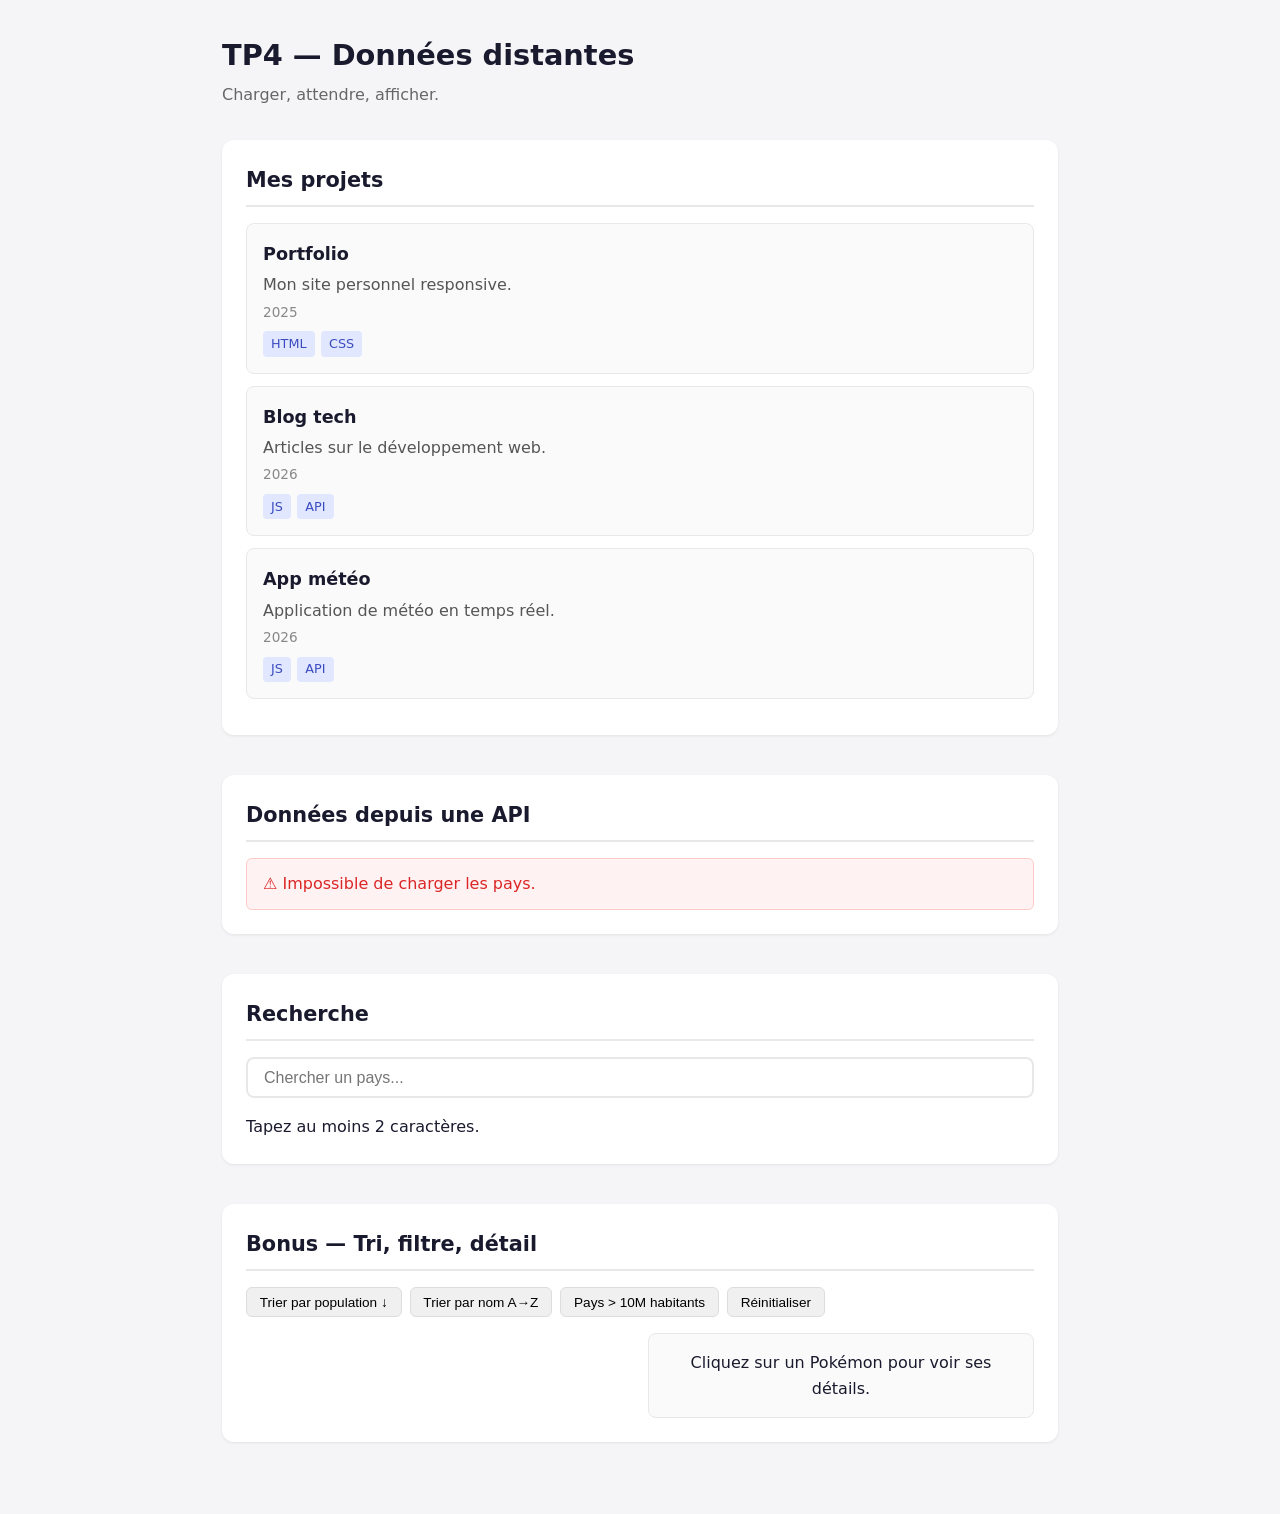
<file: TP4 Noe_FRANCOIS/index.html>
<!DOCTYPE html>
<html lang="fr">
<head>
  <meta charset="UTF-8">
  <meta name="viewport" content="width=device-width, initial-scale=1.0">
  <title>TP4 — Fetch & API</title>
  <link rel="stylesheet" href="style.css">
</head>
<body>

  <header>
    <h1>TP4 — Données distantes</h1>
    <p>Charger, attendre, afficher.</p>
  </header>

  <main>

    <!-- ============================================
         TEMPS 1 — JSON local
         Exercices 1.1 à 1.3
         ============================================ -->
    <section id="section-projets">
      <h2>Mes projets</h2>
      <div id="projets-liste" aria-live="polite">
        <p>Les projets s'afficheront ici.</p>
      </div>
    </section>

    <!-- ============================================
         TEMPS 2 — API distante
         Exercices 2.1 à 2.3
         ============================================ -->
    <section id="section-api">
      <h2>Données depuis une API</h2>
      <div id="api-liste" aria-live="polite">
        <p>Les données de l'API s'afficheront ici.</p>
      </div>
    </section>

    <!-- ============================================
         TEMPS 3 — Recherche + API
         Exercices 3.1 et 3.2
         ============================================ -->
    <section id="section-recherche">
      <h2>Recherche</h2>
      <input type="search" id="recherche" placeholder="Chercher un pays...">
      <div id="recherche-resultats" aria-live="polite">
        <p>Tapez au moins 2 caractères.</p>
      </div>
    </section>

    <!-- ============================================
         TEMPS 4 — Aller plus loin (bonus)
         Exercices 4.1 à 4.3
         ============================================ -->
    <section id="section-bonus">
      <h2>Bonus — Tri, filtre, détail</h2>

      <!-- 4.1 — Contrôles de tri/filtre -->
      <div id="controles">
        <button id="tri-pop">Trier par population ↓</button>
        <button id="tri-nom">Trier par nom A→Z</button>
        <button id="filtre-grand">Pays > 10M habitants</button>
        <button id="reinitialiser">Réinitialiser</button>
      </div>

      <!-- 4.2 — Liste + Détail Pokémon -->
      <div id="pokemon">
        <div id="liste-pokemon"></div>
        <div id="detail-pokemon">
          <p>Cliquez sur un Pokémon pour voir ses détails.</p>
        </div>
      </div>
    </section>

  </main>

  <script src="script.js"></script>
</body>
</html>
</file>
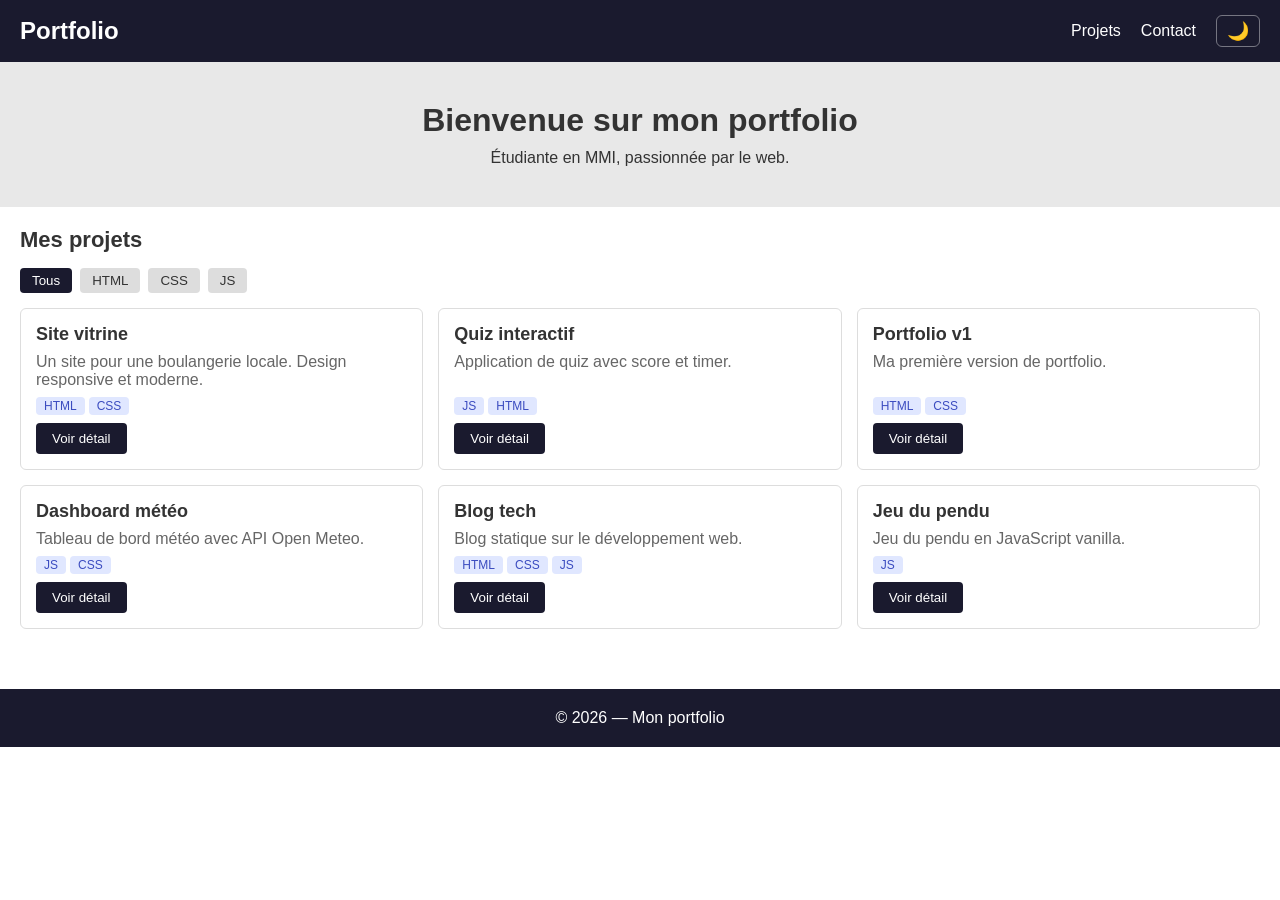
<file: TP5 Noe_FRANCOIS/index.html>
<!DOCTYPE html>
<html lang="fr">
<head>
  <meta charset="UTF-8">
  <meta name="viewport" content="width=device-width, initial-scale=1.0">
  <title>Mon portfolio</title>
  <link rel="stylesheet" href="style.css">
</head>
<body>

  <header>
    <span class="titre">Portfolio</span>
    <nav>
      <ul>
        <li><a href="#projets">Projets</a></li>
        <li><a href="#contact">Contact</a></li>
      </ul>
    </nav>
    <button id="btn-theme" aria-label="Activer le mode sombre">🌙</button>
  </header>

  <main>

    <section class="intro">
      <h1>Bienvenue sur mon portfolio</h1>
      <p>Étudiante en MMI, passionnée par le web.</p>
    </section>

    <section id="projets">
      <h2>Mes projets</h2>

      <div class="filtres">
        <button class="filtre actif" data-tag="tous">Tous</button>
        <button class="filtre" data-tag="HTML">HTML</button>
        <button class="filtre" data-tag="CSS">CSS</button>
        <button class="filtre" data-tag="JS">JS</button>
      </div>

      <div class="grille" id="grille"></div>
    </section>

  </main>

  <div id="modale" aria-hidden="true">
    <div class="modale-contenu">
      <button id="modale-fermer" aria-label="Fermer">×</button>
      <div id="modale-body"></div>
    </div>
  </div>

  <footer id="contact">
    <p>© 2026 — Mon portfolio</p>
  </footer>

  <script src="script.js"></script>
</body>
</html>
</file>
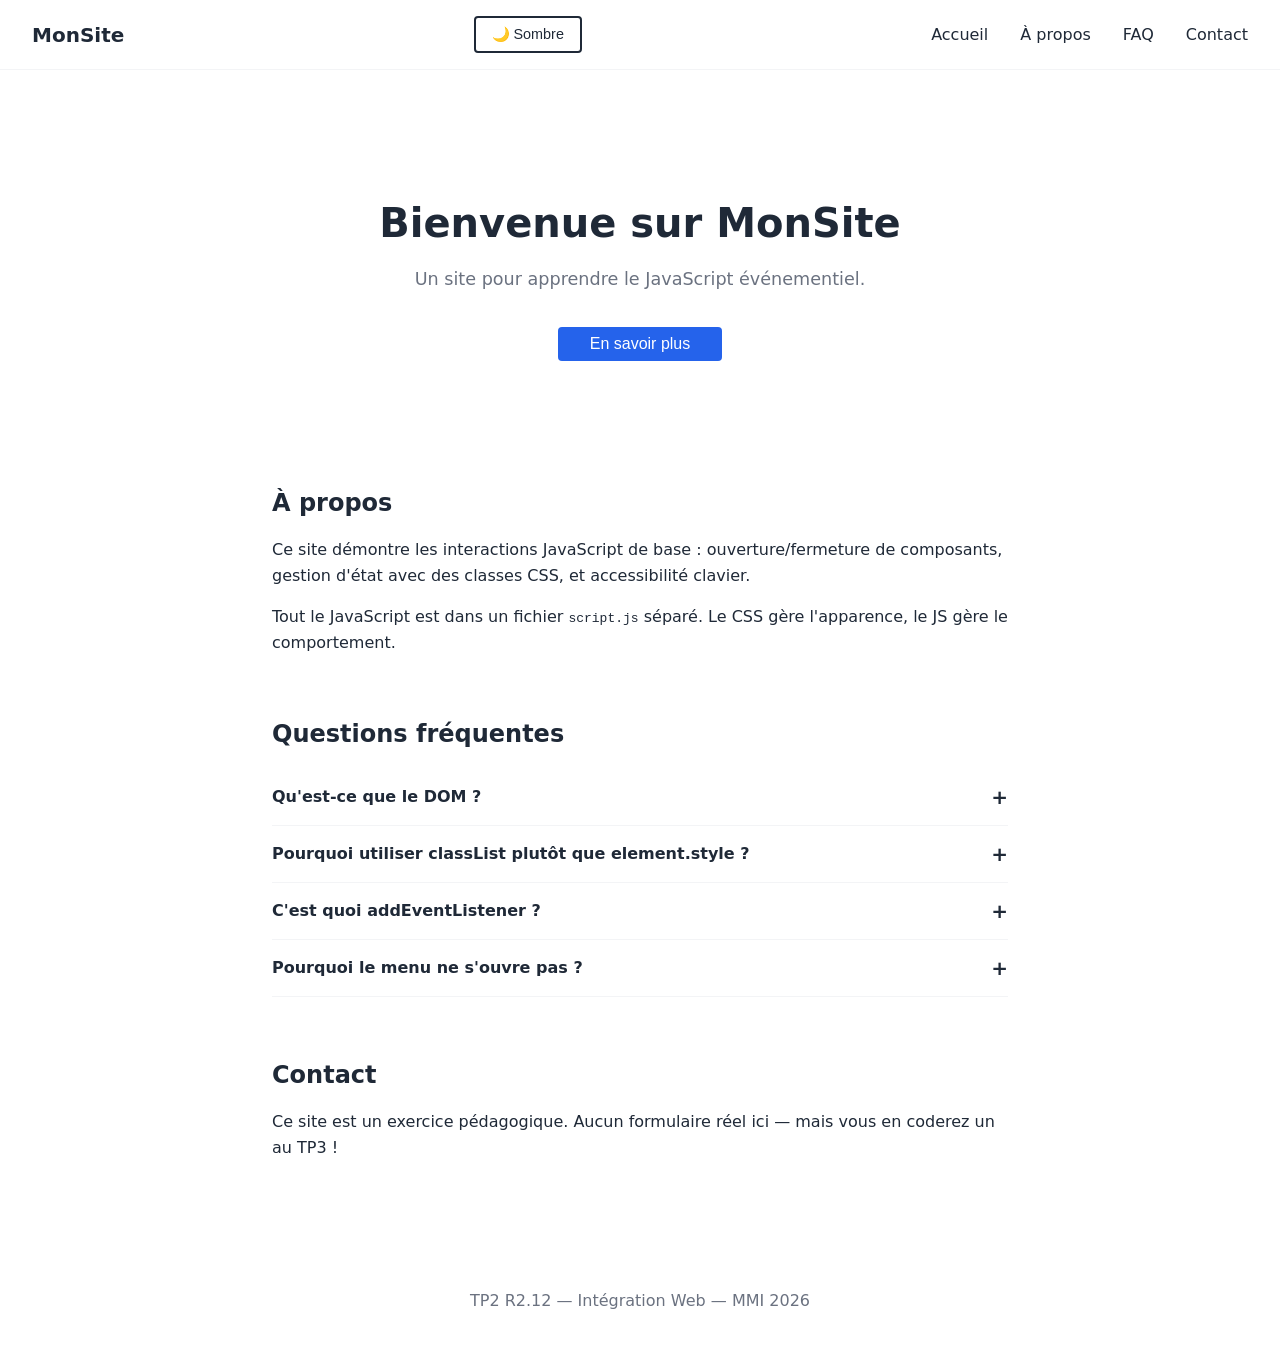
<file: TP2 Noe_FRANCOIS/TP2.html>
<!DOCTYPE html>
<html lang="fr">
<head>
  <meta charset="UTF-8">
  <meta name="viewport" content="width=device-width, initial-scale=1.0">
  <title>TP2 — JavaScript événementiel</title>
  <link rel="stylesheet" href="style.css">

</head>
<body>
  <!-- ================================
       HEADER + NAVIGATION
       ================================ -->
  <header>
    <a href="#" class="logo">MonSite</a>
    <div class="header-right">
      <button id="theme-toggle">🌙 Sombre</button>
      <button class="menu-btn" aria-expanded="false">☰</button>
    </div>
    <nav class="menu">
      <ul>
        <li><a href="#accueil">Accueil</a></li>
        <li><a href="#apropos">À propos</a></li>
        <li><a href="#faq">FAQ</a></li>
        <li><a href="#contact">Contact</a></li>
      </ul>
    </nav>
  </header>

  <main>

    <!-- ================================
         HERO + BOUTON MODALE
         ================================ -->
    <section id="accueil" class="hero">
      <h1>Bienvenue sur MonSite</h1>
      <p>Un site pour apprendre le JavaScript événementiel.</p>
      <button class="modal-open">En savoir plus</button>
    </section>

    <!-- ================================
         MODALE
         ================================ -->
    <div class="modal" aria-hidden="true">
      <div class="modal-content">
        <button class="modal-close">✕</button>
        <h2>À propos de ce site</h2>
        <p>Ce site est un exercice du TP2 R2.12. Il sert de support pour apprendre à manipuler le DOM avec JavaScript.</p>
        <p>Vous allez coder le menu burger, cette modale, et l'accordéon FAQ en JavaScript pur.</p>
      </div>
    </div>

    <!-- ================================
         SECTION À PROPOS
         ================================ -->
    <section id="apropos">
      <h2>À propos</h2>
      <p>Ce site démontre les interactions JavaScript de base : ouverture/fermeture de composants, gestion d'état avec des classes CSS, et accessibilité clavier.</p>
      <p>Tout le JavaScript est dans un fichier <code>script.js</code> séparé. Le CSS gère l'apparence, le JS gère le comportement.</p>
    </section>

    <!-- ================================
         ACCORDÉON FAQ
         ================================ -->
    <section id="faq">
      <h2>Questions fréquentes</h2>

      <div class="faq-item">
        <button class="faq-question">Qu'est-ce que le DOM ?</button>
        <div class="faq-answer">
          <p>Le DOM (Document Object Model) est la représentation de la page Web en mémoire. JavaScript peut le lire et le modifier pour créer des interactions.</p>
        </div>
      </div>

      <div class="faq-item">
        <button class="faq-question">Pourquoi utiliser classList plutôt que element.style ?</button>
        <div class="faq-answer">
          <p>Parce que le JavaScript gère le comportement et le CSS gère l'apparence. En utilisant classList, on garde chaque responsabilité à sa place.</p>
        </div>
      </div>

      <div class="faq-item">
        <button class="faq-question">C'est quoi addEventListener ?</button>
        <div class="faq-answer">
          <p>C'est la méthode qui permet de dire au navigateur : "quand tel événement arrive sur cet élément, exécute ce code". C'est le cœur du JavaScript événementiel.</p>
        </div>
      </div>

      <div class="faq-item">
        <button class="faq-question">Pourquoi le menu ne s'ouvre pas ?</button>
        <div class="faq-answer">
          <p>Probablement parce que le fichier script.js n'est pas encore lié, ou parce que le JavaScript n'est pas encore écrit. C'est votre mission !</p>
        </div>
      </div>
    </section>

    <!-- ================================
         CONTACT
         ================================ -->
    <section id="contact">
      <h2>Contact</h2>
      <p>Ce site est un exercice pédagogique. Aucun formulaire réel ici — mais vous en coderez un au TP3 !</p>
    </section>

  </main>

  <footer>
    <p style="text-align: center; padding: 1rem; color: var(--color-text-light);">TP2 R2.12 — Intégration Web — MMI 2026</p>
  </footer>

<script src="script.js"></script>

</body>
</html>
</file>
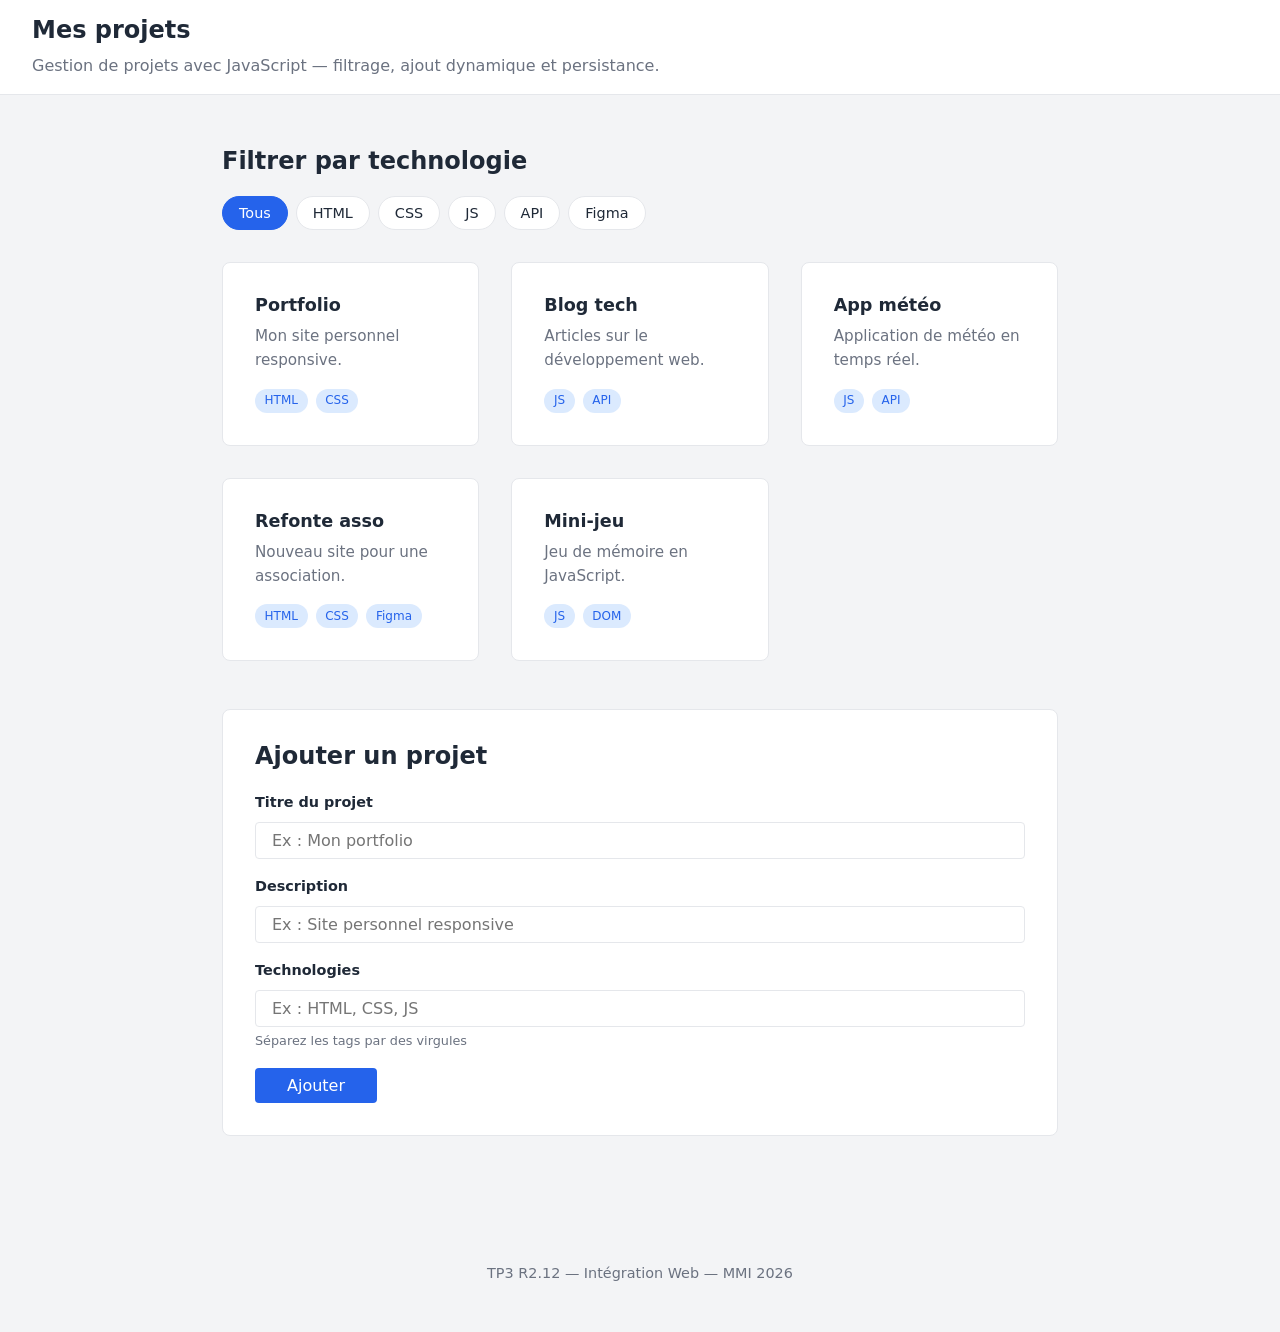
<file: TP3 Noe_FRANCOIS/TP3.html>
<!DOCTYPE html>
<html lang="fr">
<head>
  <meta charset="UTF-8">
  <meta name="viewport" content="width=device-width, initial-scale=1.0">
  <title>TP3 — JavaScript + données</title>
  <link rel="stylesheet" href="style.css">
</head>
<body>

  <!-- ================================
       HEADER
       ================================ -->
  <header>
    <h1>Mes projets</h1>
    <p>Gestion de projets avec JavaScript — filtrage, ajout dynamique et persistance.</p>
  </header>

  <main>

    <!-- ================================
         FILTRES
         ================================ -->
    <section>
      <h2>Filtrer par technologie</h2>
      <div class="filtres">
        <button class="filtre active" data-tag="tous">Tous</button>
        <button class="filtre" data-tag="HTML">HTML</button>
        <button class="filtre" data-tag="CSS">CSS</button>
        <button class="filtre" data-tag="JS">JS</button>
        <button class="filtre" data-tag="API">API</button>
        <button class="filtre" data-tag="Figma">Figma</button>
      </div>

      <!-- Compteur de résultats -->
      <p class="compteur" aria-live="polite"></p>

      <!-- Conteneur des cartes (généré en JS) -->
      <div id="projets-liste">
        <p class="vide">Chargement des projets...</p>
      </div>
    </section>

    <!-- ================================
         FORMULAIRE D'AJOUT
         ================================ -->
    <section>
      <form id="form-ajout">
        <h2>Ajouter un projet</h2>

        <div class="form-group">
          <label for="input-titre">Titre du projet</label>
          <input type="text" id="input-titre" placeholder="Ex : Mon portfolio" required>
        </div>

        <div class="form-group">
          <label for="input-desc">Description</label>
          <input type="text" id="input-desc" placeholder="Ex : Site personnel responsive" required>
        </div>

        <div class="form-group">
          <label for="input-tags">Technologies</label>
          <input type="text" id="input-tags" placeholder="Ex : HTML, CSS, JS">
          <small>Séparez les tags par des virgules</small>
        </div>

        <button type="submit">Ajouter</button>
      </form>
    </section>

  </main>

  <footer>
    <p>TP3 R2.12 — Intégration Web — MMI 2026</p>
  </footer>

<script src="script.js"></script>

</body>
</html>
</file>
<file: TP4 Noe_FRANCOIS/style.css>
/* ===========================
   TP4 — Styles de départ
   =========================== */

* {
  margin: 0;
  padding: 0;
  box-sizing: border-box;
}

body {
  font-family: system-ui, -apple-system, sans-serif;
  line-height: 1.6;
  color: #1a1a2e;
  background-color: #f5f5f7;
  padding: 2rem;
  max-width: 900px;
  margin: 0 auto;
}

/* --- En-tête --- */

header {
  margin-bottom: 2rem;
}

header h1 {
  font-size: 1.8rem;
  margin-bottom: 0.25rem;
}

header p {
  color: #666;
}

/* --- Sections --- */

section {
  margin-bottom: 2.5rem;
  padding: 1.5rem;
  background: white;
  border-radius: 12px;
  box-shadow: 0 1px 3px rgba(0, 0, 0, 0.08);
}

section h2 {
  font-size: 1.3rem;
  margin-bottom: 1rem;
  padding-bottom: 0.5rem;
  border-bottom: 2px solid #e8e8e8;
}

/* --- Cartes --- */

.carte {
  padding: 1rem;
  margin-bottom: 0.75rem;
  background: #fafafa;
  border: 1px solid #e8e8e8;
  border-radius: 8px;
}

.carte h3 {
  font-size: 1.1rem;
  margin-bottom: 0.25rem;
}

.carte p {
  color: #555;
  margin-bottom: 0.25rem;
}

.carte .annee {
  font-size: 0.85rem;
  color: #888;
}

/* --- Tags --- */

.tags {
  display: flex;
  gap: 0.4rem;
  flex-wrap: wrap;
  margin-top: 0.5rem;
}

.tag {
  display: inline-block;
  padding: 0.15rem 0.5rem;
  background: #e0e7ff;
  color: #3b4cc0;
  border-radius: 4px;
  font-size: 0.8rem;
  font-weight: 500;
}

/* --- États : chargement, erreur --- */

.loading {
  color: #666;
  font-style: italic;
  padding: 1rem 0;
}

.loading::before {
  content: '⏳ ';
}

.error {
  color: #dc2626;
  background: #fef2f2;
  padding: 0.75rem 1rem;
  border-radius: 6px;
  border: 1px solid #fecaca;
}

.error::before {
  content: '⚠️ ';
}

/* --- Champ de recherche --- */

input[type="search"] {
  width: 100%;
  padding: 0.6rem 1rem;
  font-size: 1rem;
  border: 2px solid #e8e8e8;
  border-radius: 8px;
  margin-bottom: 1rem;
  outline: none;
  transition: border-color 0.2s;
}

input[type="search"]:focus {
  border-color: #3b4cc0;
}

/* --- Boutons de contrôle (bonus) --- */

#controles {
  display: flex;
  gap: 0.5rem;
  flex-wrap: wrap;
  margin-bottom: 1rem;
}

#controles button {
  padding: 0.4rem 0.8rem;
  font-size: 0.85rem;
  background: #f0f0f0;
  border: 1px solid #ddd;
  border-radius: 6px;
  cursor: pointer;
  transition: background-color 0.2s;
}

#controles button:hover {
  background: #e0e7ff;
}

/* --- Pokémon liste + détail (bonus) --- */

#pokemon {
  display: grid;
  grid-template-columns: 1fr 1fr;
  gap: 1rem;
  margin-top: 1rem;
}

#liste-pokemon {
  display: flex;
  flex-direction: column;
  gap: 0.3rem;
  max-height: 400px;
  overflow-y: auto;
}

#liste-pokemon button {
  text-align: left;
  padding: 0.4rem 0.6rem;
  background: #fafafa;
  border: 1px solid #e8e8e8;
  border-radius: 4px;
  cursor: pointer;
  text-transform: capitalize;
  transition: background-color 0.2s;
}

#liste-pokemon button:hover {
  background: #e0e7ff;
}

#detail-pokemon {
  padding: 1rem;
  background: #fafafa;
  border: 1px solid #e8e8e8;
  border-radius: 8px;
  text-align: center;
}

#detail-pokemon h2 {
  text-transform: capitalize;
  border: none;
  padding: 0;
}

#detail-pokemon img {
  width: 120px;
  height: 120px;
  image-rendering: pixelated;
}
</file>
<file: TP5 Noe_FRANCOIS/style.css>
/* Variables */
:root {
  --bg: #ffffff;
  --bg-section: #e8e8e8;
  --bg-header: #1a1a2e;
  --bg-carte: #ffffff;
  --texte: #333333;
  --texte-secondaire: #666666;
  --accent: #1a1a2e;
  --tag-bg: #e0e7ff;
  --tag-texte: #3b4cc0;
  --bordure: #dddddd;
}

body.dark {
  --bg: #111122;
  --bg-section: #1a1a2e;
  --bg-header: #0d0d1a;
  --bg-carte: #1e1e35;
  --texte: #e8e8e8;
  --texte-secondaire: #aaaaaa;
  --accent: #a5b4fc;
  --tag-bg: #2d2d50;
  --tag-texte: #a5b4fc;
  --bordure: #333355;
}

/* Reset */
* {
  margin: 0;
  padding: 0;
  box-sizing: border-box;
  transition: background 0.2s, color 0.2s;
}

body {
  font-family: Arial, sans-serif;
  background: var(--bg);
  color: var(--texte);
}

/* Header */
header {
  background: var(--bg-header);
  color: white;
  padding: 15px 20px;
  display: flex;
  align-items: center;
  gap: 20px;
}

.titre {
  font-size: 24px;
  font-weight: bold;
  margin-right: auto;
}

nav ul {
  display: flex;
  list-style: none;
  gap: 20px;
}

nav a {
  color: white;
  text-decoration: none;
}

nav a:hover {
  text-decoration: underline;
}

#btn-theme {
  background: none;
  border: 1px solid rgba(255,255,255,0.4);
  border-radius: 6px;
  color: white;
  font-size: 18px;
  padding: 4px 10px;
  cursor: pointer;
}

#btn-theme:hover,
#btn-theme:focus {
  background: rgba(255,255,255,0.15);
  outline: 2px solid white;
  outline-offset: 2px;
}

/* Intro */
.intro {
  padding: 40px 20px;
  text-align: center;
  background: var(--bg-section);
}

.intro h1 {
  font-size: 32px;
  margin-bottom: 10px;
}

/* Section projets */
#projets {
  padding: 20px;
}

#projets h2 {
  font-size: 22px;
  margin-bottom: 15px;
}

/* Filtres */
.filtres {
  display: flex;
  gap: 8px;
  margin-bottom: 15px;
  flex-wrap: wrap;
}

.filtre {
  padding: 5px 12px;
  background: var(--bordure);
  color: var(--texte);
  border: none;
  border-radius: 4px;
  cursor: pointer;
}

.filtre:hover,
.filtre:focus {
  outline: 2px solid var(--accent);
  outline-offset: 2px;
}

.filtre.actif {
  background: var(--accent);
  color: white;
}

body.dark .filtre.actif {
  color: #1a1a2e;
}

/* Grille */
.grille {
  display: grid;
  grid-template-columns: repeat(3, 1fr);
  gap: 15px;
}

@media (max-width: 900px) {
  .grille { grid-template-columns: repeat(2, 1fr); }
}

@media (max-width: 500px) {
  .grille { grid-template-columns: 1fr; }
  nav ul { gap: 10px; }
}

/* Carte */
.carte {
  background: var(--bg-carte);
  border: 1px solid var(--bordure);
  border-radius: 6px;
  padding: 15px;
  display: flex;
  flex-direction: column;
  gap: 8px;
}

.carte:hover {
  box-shadow: 0 4px 12px rgba(0,0,0,0.1);
}

.carte h3 {
  font-size: 18px;
}

.carte p {
  color: var(--texte-secondaire);
  flex: 1;
}

.carte-tags {
  display: flex;
  flex-wrap: wrap;
  gap: 4px;
}

.carte-tags span {
  background: var(--tag-bg);
  color: var(--tag-texte);
  font-size: 12px;
  padding: 2px 8px;
  border-radius: 4px;
}

.carte button {
  align-self: flex-start;
  padding: 8px 16px;
  background: var(--accent);
  color: white;
  border: none;
  border-radius: 4px;
  cursor: pointer;
}

body.dark .carte button {
  color: #1a1a2e;
}

.carte button:hover,
.carte button:focus {
  opacity: 0.85;
  outline: 2px solid var(--accent);
  outline-offset: 2px;
}

/* Modale */
#modale {
  display: none;
  position: fixed;
  inset: 0;
  background: rgba(0,0,0,0.6);
  z-index: 100;
  align-items: center;
  justify-content: center;
}

#modale:not([aria-hidden="true"]) {
  display: flex;
}

.modale-contenu {
  background: var(--bg-carte);
  color: var(--texte);
  padding: 30px;
  width: 90%;
  max-width: 500px;
  max-height: 80vh;
  overflow-y: auto;
  border-radius: 6px;
  position: relative;
}

#modale-fermer {
  position: absolute;
  top: 10px;
  right: 15px;
  font-size: 24px;
  background: none;
  border: none;
  cursor: pointer;
  color: var(--texte);
}

#modale-fermer:hover,
#modale-fermer:focus {
  opacity: 0.6;
  outline: 2px solid var(--accent);
  outline-offset: 2px;
  border-radius: 2px;
}

#modale-body h2 {
  margin-bottom: 10px;
}

#modale-body p {
  margin-bottom: 8px;
  color: var(--texte-secondaire);
}

/* Footer */
footer {
  background: var(--bg-header);
  color: white;
  text-align: center;
  padding: 20px;
  margin-top: 40px;
}
</file>
<file: TP2 Noe_FRANCOIS/style.css>
/* ================================
       VARIABLES
       ================================ */
    :root {
      --color-primary: #2563eb;
      --color-text: #1f2937;
      --color-text-light: #6b7280;
      --color-bg: #ffffff;
      --color-bg-alt: #f3f4f6;
      --color-overlay: rgba(0, 0, 0, 0.5);
      --font-base: system-ui, -apple-system, sans-serif;
      --space-sm: 0.5rem;
      --space-md: 1rem;
      --space-lg: 2rem;
      --space-xl: 4rem;
    }

    /* ================================
       THÈME SOMBRE (bonus)
       ================================ */
    .dark {
      --color-primary: #60a5fa;
      --color-text: #e5e7eb;
      --color-text-light: #9ca3af;
      --color-bg: #111827;
      --color-bg-alt: #1f2937;
      --color-overlay: rgba(0, 0, 0, 0.7);
    }

    /* ================================
       BASE
       ================================ */
    *, *::before, *::after {
      box-sizing: border-box;
    }

    body {
      font-family: var(--font-base);
      line-height: 1.6;
      color: var(--color-text);
      background-color: var(--color-bg);
      margin: 0;
      transition: background-color 0.3s, color 0.3s;
    }

    h1, h2, h3 { line-height: 1.2; }

    a {
      color: var(--color-primary);
      text-decoration: none;
    }

    a:hover { text-decoration: underline; }

    /* ================================
       HEADER + NAVIGATION
       ================================ */
    header {
      display: flex;
      justify-content: space-between;
      align-items: center;
      padding: var(--space-md) var(--space-lg);
      border-bottom: 1px solid var(--color-bg-alt);
    }

    .logo {
      font-weight: bold;
      font-size: 1.25rem;
      color: var(--color-text);
      text-decoration: none;
    }

    .header-right {
      display: flex;
      align-items: center;
      gap: var(--space-md);
    }

    /* Bouton menu burger */
    .menu-btn {
      display: none;
      background: none;
      border: 2px solid var(--color-text);
      border-radius: 0.25rem;
      color: var(--color-text);
      font-size: 1.25rem;
      padding: var(--space-sm);
      cursor: pointer;
      line-height: 1;
    }

    /* Bouton thème */
    #theme-toggle {
      background: none;
      border: 2px solid var(--color-text);
      border-radius: 0.25rem;
      color: var(--color-text);
      padding: var(--space-sm) var(--space-md);
      cursor: pointer;
      font-size: 0.9rem;
    }

    /* Navigation */
    .menu ul {
      display: flex;
      gap: var(--space-lg);
      list-style: none;
      padding: 0;
      margin: 0;
    }

    .menu a {
      color: var(--color-text);
      font-weight: 500;
    }

    /* Mobile : menu caché par défaut */
    @media (max-width: 640px) {
      .menu-btn {
        display: block;
      }

      .menu {
        display: none;
        position: absolute;
        top: 100%;
        left: 0;
        right: 0;
        background: var(--color-bg);
        border-bottom: 1px solid var(--color-bg-alt);
        padding: var(--space-md) var(--space-lg);
        z-index: 10;
      }

      .menu.is-open {
        display: block;
      }

      .menu ul {
        flex-direction: column;
        gap: var(--space-md);
      }

      header {
        position: relative;
      }
    }

    /* ================================
       MAIN
       ================================ */
    main {
      max-width: 800px;
      margin: 0 auto;
      padding: var(--space-lg);
    }

    section {
      margin-bottom: var(--space-xl);
    }

    /* ================================
       HERO
       ================================ */
    .hero {
      text-align: center;
      padding: var(--space-xl) 0;
    }

    .hero h1 {
      font-size: 2.5rem;
      margin-bottom: var(--space-sm);
    }

    .hero p {
      color: var(--color-text-light);
      font-size: 1.1rem;
    }

    /* ================================
       BOUTON MODALE
       ================================ */
    .modal-open {
      background-color: var(--color-primary);
      color: white;
      border: none;
      padding: var(--space-sm) var(--space-lg);
      border-radius: 0.25rem;
      font-size: 1rem;
      cursor: pointer;
      margin-top: var(--space-md);
    }

    .modal-open:hover {
      opacity: 0.9;
    }

    /* ================================
       MODALE
       ================================ */
    .modal {
      display: none;
      position: fixed;
      top: 0;
      left: 0;
      width: 100%;
      height: 100%;
      background: var(--color-overlay);
      z-index: 100;
      justify-content: center;
      align-items: center;
    }

    .modal.is-visible {
      display: flex;
    }

    .modal-content {
      background: var(--color-bg);
      border-radius: 0.5rem;
      padding: var(--space-lg);
      max-width: 500px;
      width: 90%;
      position: relative;
    }

    .modal-content h2 {
      margin-top: 0;
    }

    .modal-close {
      position: absolute;
      top: var(--space-md);
      right: var(--space-md);
      background: none;
      border: none;
      font-size: 1.5rem;
      cursor: pointer;
      color: var(--color-text);
      line-height: 1;
    }

    /* ================================
       ACCORDÉON FAQ
       ================================ */
    .faq-item {
      border-bottom: 1px solid var(--color-bg-alt);
    }

    .faq-question {
      width: 100%;
      background: none;
      border: none;
      text-align: left;
      padding: var(--space-md) 0;
      font-size: 1rem;
      font-weight: 600;
      color: var(--color-text);
      cursor: pointer;
      display: flex;
      justify-content: space-between;
      align-items: center;
      font-family: var(--font-base);
    }

    .faq-question::after {
      content: '+';
      font-size: 1.25rem;
      transition: transform 0.2s;
    }

    .faq-answer {
      display: none;
      padding: 0 0 var(--space-md) 0;
      color: var(--color-text-light);
    }

    .faq-answer.is-visible {
      display: block;
    }

    /* ================================
       FOCUS VISIBLE
       ================================ */
    :focus-visible {
      outline: 2px solid var(--color-primary);
      outline-offset: 2px;
    }
</file>
<file: TP3 Noe_FRANCOIS/style.css>
/* ================================
       VARIABLES
       ================================ */
    :root {
      --color-primary: #2563eb;
      --color-primary-light: #dbeafe;
      --color-text: #1f2937;
      --color-text-light: #6b7280;
      --color-bg: #ffffff;
      --color-bg-alt: #f3f4f6;
      --color-border: #e5e7eb;
      --color-error: #dc2626;
      --color-success: #059669;
      --font-base: system-ui, -apple-system, sans-serif;
      --space-sm: 0.5rem;
      --space-md: 1rem;
      --space-lg: 2rem;
      --space-xl: 3rem;
      --radius: 0.5rem;
    }

    /* ================================
       BASE
       ================================ */
    *, *::before, *::after {
      box-sizing: border-box;
    }

    body {
      font-family: var(--font-base);
      line-height: 1.6;
      color: var(--color-text);
      background-color: var(--color-bg-alt);
      margin: 0;
    }

    h1, h2, h3 { line-height: 1.2; }

    /* ================================
       LAYOUT
       ================================ */
    header {
      background: var(--color-bg);
      border-bottom: 1px solid var(--color-border);
      padding: var(--space-md) var(--space-lg);
    }

    header h1 {
      margin: 0;
      font-size: 1.5rem;
    }

    header p {
      margin: var(--space-sm) 0 0;
      color: var(--color-text-light);
    }

    main {
      max-width: 900px;
      margin: 0 auto;
      padding: var(--space-lg);
    }

    section {
      margin-bottom: var(--space-xl);
    }

    /* ================================
       FILTRES
       ================================ */
    .filtres {
      display: flex;
      flex-wrap: wrap;
      gap: var(--space-sm);
      margin-bottom: var(--space-lg);
    }

    .filtre {
      background: var(--color-bg);
      border: 1px solid var(--color-border);
      border-radius: 2rem;
      padding: var(--space-sm) var(--space-md);
      font-size: 0.9rem;
      cursor: pointer;
      color: var(--color-text);
      font-family: var(--font-base);
      transition: background-color 0.2s, border-color 0.2s;
    }

    .filtre:hover {
      border-color: var(--color-primary);
    }

    .filtre.active {
      background-color: var(--color-primary);
      color: white;
      border-color: var(--color-primary);
    }

    /* ================================
       GRILLE DE PROJETS
       ================================ */
    #projets-liste {
      display: grid;
      grid-template-columns: repeat(auto-fit, minmax(250px, 1fr));
      gap: var(--space-lg);
      min-height: 100px;
    }

    /* Style des cartes (générées en JS) */
    .carte {
      background: var(--color-bg);
      border: 1px solid var(--color-border);
      border-radius: var(--radius);
      padding: var(--space-lg);
      transition: transform 0.2s, box-shadow 0.2s;
    }

    .carte:hover {
      transform: translateY(-2px);
      box-shadow: 0 4px 12px rgba(0, 0, 0, 0.08);
    }

    .carte h3 {
      margin: 0 0 var(--space-sm);
      font-size: 1.1rem;
    }

    .carte p {
      margin: 0 0 var(--space-md);
      color: var(--color-text-light);
      font-size: 0.95rem;
    }

    .tags {
      display: flex;
      flex-wrap: wrap;
      gap: var(--space-sm);
    }

    .tag {
      display: inline-block;
      font-size: 0.75rem;
      background: var(--color-primary-light);
      color: var(--color-primary);
      padding: 0.15rem 0.6rem;
      border-radius: 1rem;
      font-weight: 500;
    }

    /* ================================
       MESSAGES D'ÉTAT
       ================================ */
    .loading {
      text-align: center;
      color: var(--color-text-light);
      padding: var(--space-xl);
      grid-column: 1 / -1;
    }

    .error {
      text-align: center;
      color: var(--color-error);
      padding: var(--space-xl);
      grid-column: 1 / -1;
    }

    .vide {
      text-align: center;
      color: var(--color-text-light);
      padding: var(--space-xl);
      grid-column: 1 / -1;
    }

    /* ================================
       FORMULAIRE D'AJOUT
       ================================ */
    #form-ajout {
      background: var(--color-bg);
      border: 1px solid var(--color-border);
      border-radius: var(--radius);
      padding: var(--space-lg);
    }

    #form-ajout h2 {
      margin-top: 0;
    }

    .form-group {
      margin-bottom: var(--space-md);
    }

    .form-group label {
      display: block;
      font-weight: 600;
      margin-bottom: var(--space-sm);
      font-size: 0.9rem;
    }

    .form-group input {
      width: 100%;
      padding: var(--space-sm) var(--space-md);
      border: 1px solid var(--color-border);
      border-radius: 0.25rem;
      font-size: 1rem;
      font-family: var(--font-base);
      color: var(--color-text);
      background: var(--color-bg);
    }

    .form-group input:focus {
      outline: 2px solid var(--color-primary);
      outline-offset: 1px;
      border-color: var(--color-primary);
    }

    .form-group small {
      display: block;
      margin-top: 0.25rem;
      color: var(--color-text-light);
      font-size: 0.8rem;
    }

    #form-ajout button[type="submit"] {
      background-color: var(--color-primary);
      color: white;
      border: none;
      padding: var(--space-sm) var(--space-lg);
      border-radius: 0.25rem;
      font-size: 1rem;
      cursor: pointer;
      font-family: var(--font-base);
    }

    #form-ajout button[type="submit"]:hover {
      opacity: 0.9;
    }

    /* ================================
       COMPTEUR
       ================================ */
    .compteur {
      text-align: right;
      color: var(--color-text-light);
      font-size: 0.9rem;
      margin-bottom: var(--space-sm);
    }

    /* ================================
       FOOTER
       ================================ */
    footer {
      text-align: center;
      padding: var(--space-lg);
      color: var(--color-text-light);
      font-size: 0.9rem;
    }

    /* ================================
       FOCUS VISIBLE
       ================================ */
    :focus-visible {
      outline: 2px solid var(--color-primary);
      outline-offset: 2px;
    }

    /* ================================
       RESPONSIVE
       ================================ */
    @media (max-width: 600px) {
      main {
        padding: var(--space-md);
      }

      #projets-liste {
        grid-template-columns: 1fr;
      }
    }
</file>
